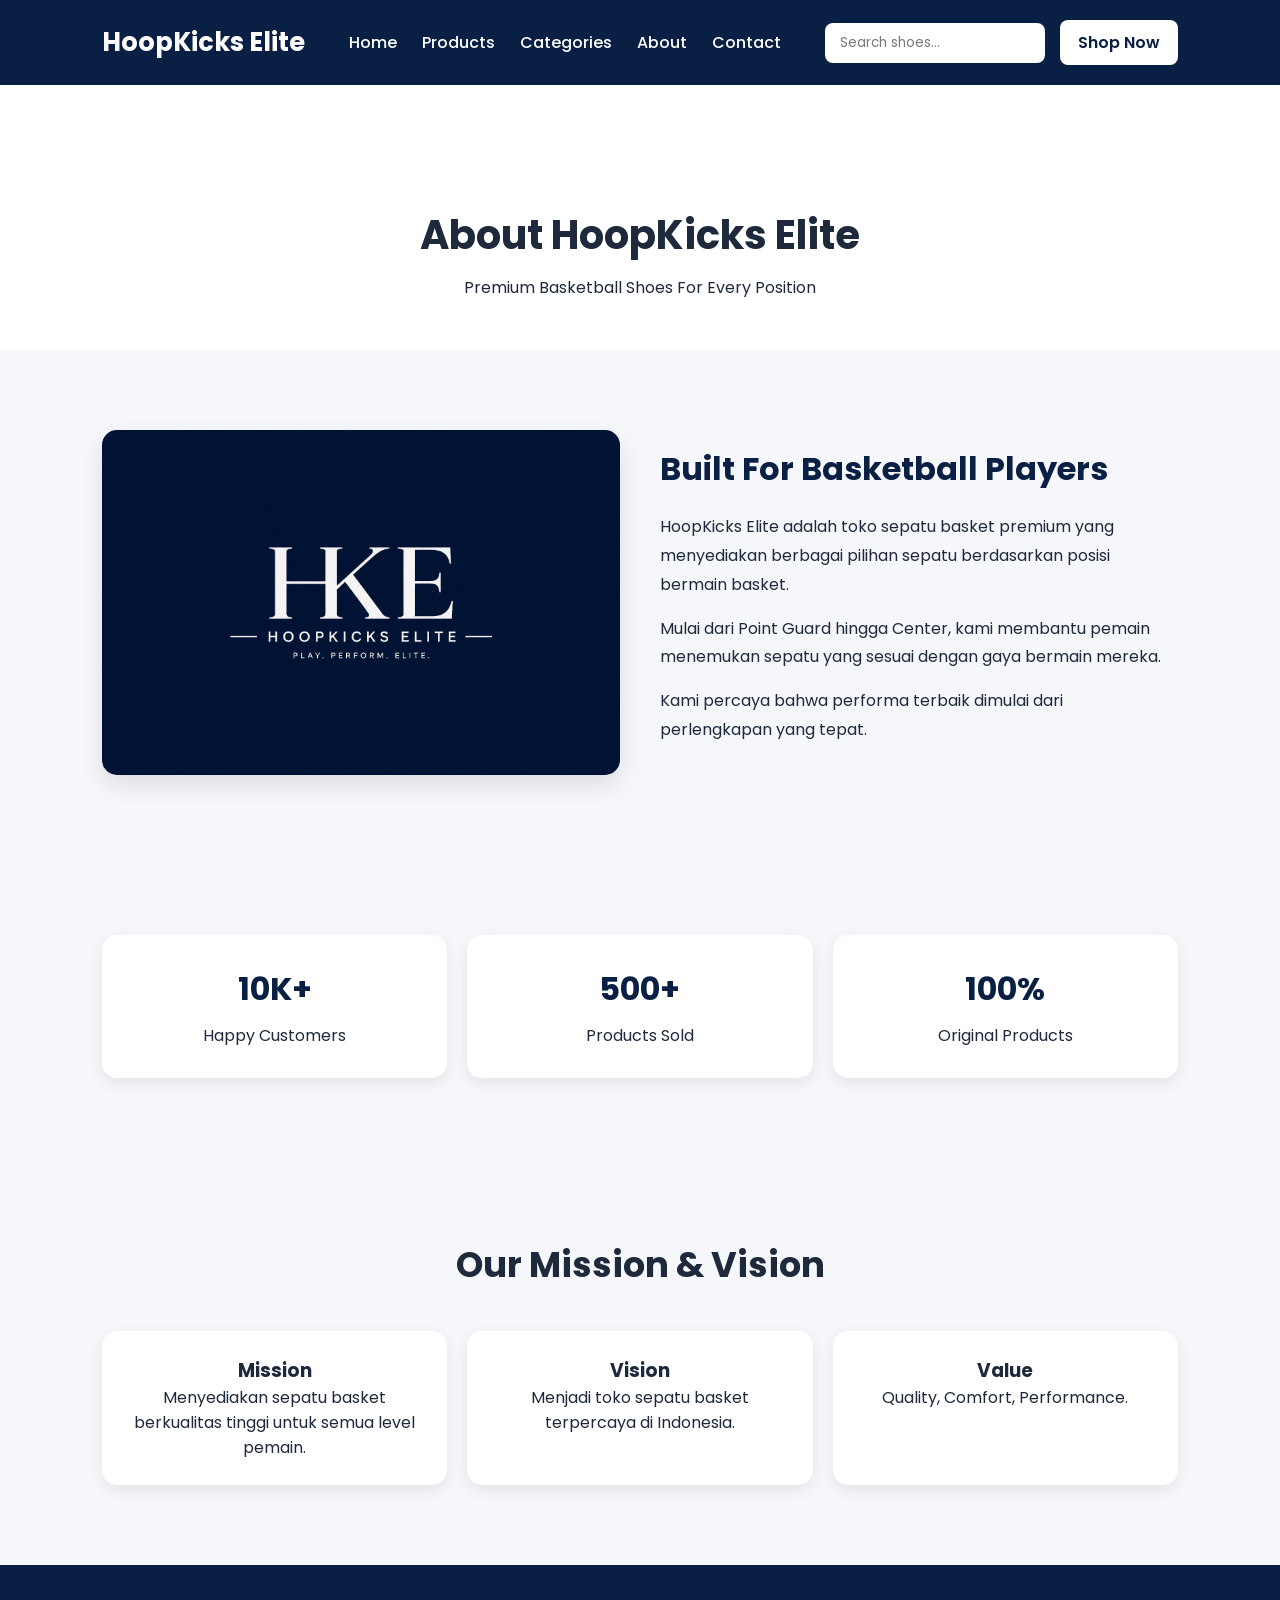
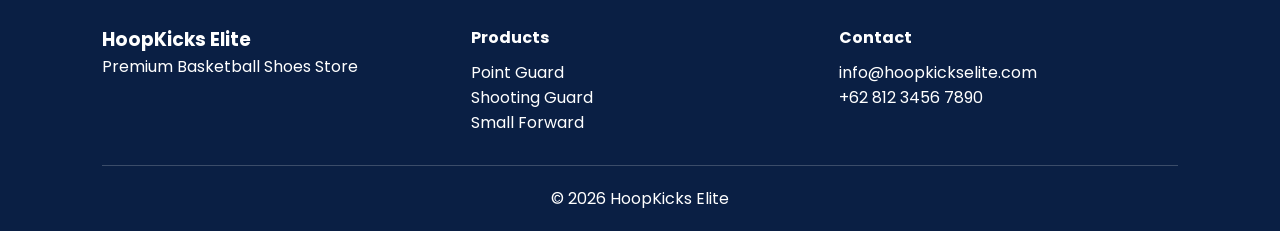
<file: about.html>
<!DOCTYPE html>
<html lang="en">
<head>
<meta charset="UTF-8">
<meta name="viewport" content="width=device-width, initial-scale=1.0">

<title>About | HoopKicks Elite</title>

<link rel="stylesheet" href="style.css">

</head>
<body>

<!-- NAVBAR -->

<header>

<nav class="navbar">

<div class="logo">
HoopKicks Elite
</div>

<ul class="nav-links">

<li><a href="index.html">Home</a></li>
<li><a href="products.html">Products</a></li>
<li><a href="categories.html">Categories</a></li>
<li><a href="about.html">About</a></li>
<li><a href="contact.html">Contact</a></li>

</ul>

<div class="nav-right">

<input
type="text"
placeholder="Search shoes..."
class="search-box">

<a href="products.html" class="btn-shop">
Shop Now
</a>

</div>

</nav>

</header>

<!-- HEADER -->

<section class="page-header">

<h1>About HoopKicks Elite</h1>

<p>
Premium Basketball Shoes For Every Position
</p>

</section>

<!-- ABOUT -->

<section class="about-section">

<div class="about-wrapper">

<div class="about-image">

<img
src="img/logo.png"
alt="Basketball">

</div>

<div class="about-content">

<h2>
Built For Basketball Players
</h2>

<p>

HoopKicks Elite adalah toko sepatu basket premium
yang menyediakan berbagai pilihan sepatu berdasarkan
posisi bermain basket.

</p>

<p>

Mulai dari Point Guard hingga Center,
kami membantu pemain menemukan sepatu yang sesuai
dengan gaya bermain mereka.

</p>

<p>

Kami percaya bahwa performa terbaik dimulai
dari perlengkapan yang tepat.

</p>

</div>

</div>

</section>

<!-- STATS -->

<section class="stats-section">

<div class="stats-grid">

<div class="stat-card">

<h2>10K+</h2>

<p>
Happy Customers
</p>

</div>

<div class="stat-card">

<h2>500+</h2>

<p>
Products Sold
</p>

</div>

<div class="stat-card">

<h2>100%</h2>

<p>
Original Products
</p>

</div>

</div>

</section>

<!-- MISSION VISION -->

<section>

<div class="section-title">

<h2>
Our Mission & Vision
</h2>

</div>

<div class="benefits">

<div class="benefit-card">

<h3>
Mission
</h3>

<p>

Menyediakan sepatu basket berkualitas tinggi
untuk semua level pemain.

</p>

</div>

<div class="benefit-card">

<h3>
Vision
</h3>

<p>

Menjadi toko sepatu basket terpercaya
di Indonesia.

</p>

</div>

<div class="benefit-card">

<h3>
Value
</h3>

<p>

Quality, Comfort, Performance.

</p>

</div>

</div>

</section>

<!-- FOOTER -->

<footer>

<div class="footer-grid">

<div>

<h3>HoopKicks Elite</h3>

<p>
Premium Basketball Shoes Store
</p>

</div>

<div>

<h4>Products</h4>

<p>Point Guard</p>
<p>Shooting Guard</p>
<p>Small Forward</p>

</div>

<div>

<h4>Contact</h4>

<p>info@hoopkickselite.com</p>

<p>+62 812 3456 7890</p>

</div>

</div>

<div class="copyright">
© 2026 HoopKicks Elite
</div>

</footer>

</body>
</html>
</file>
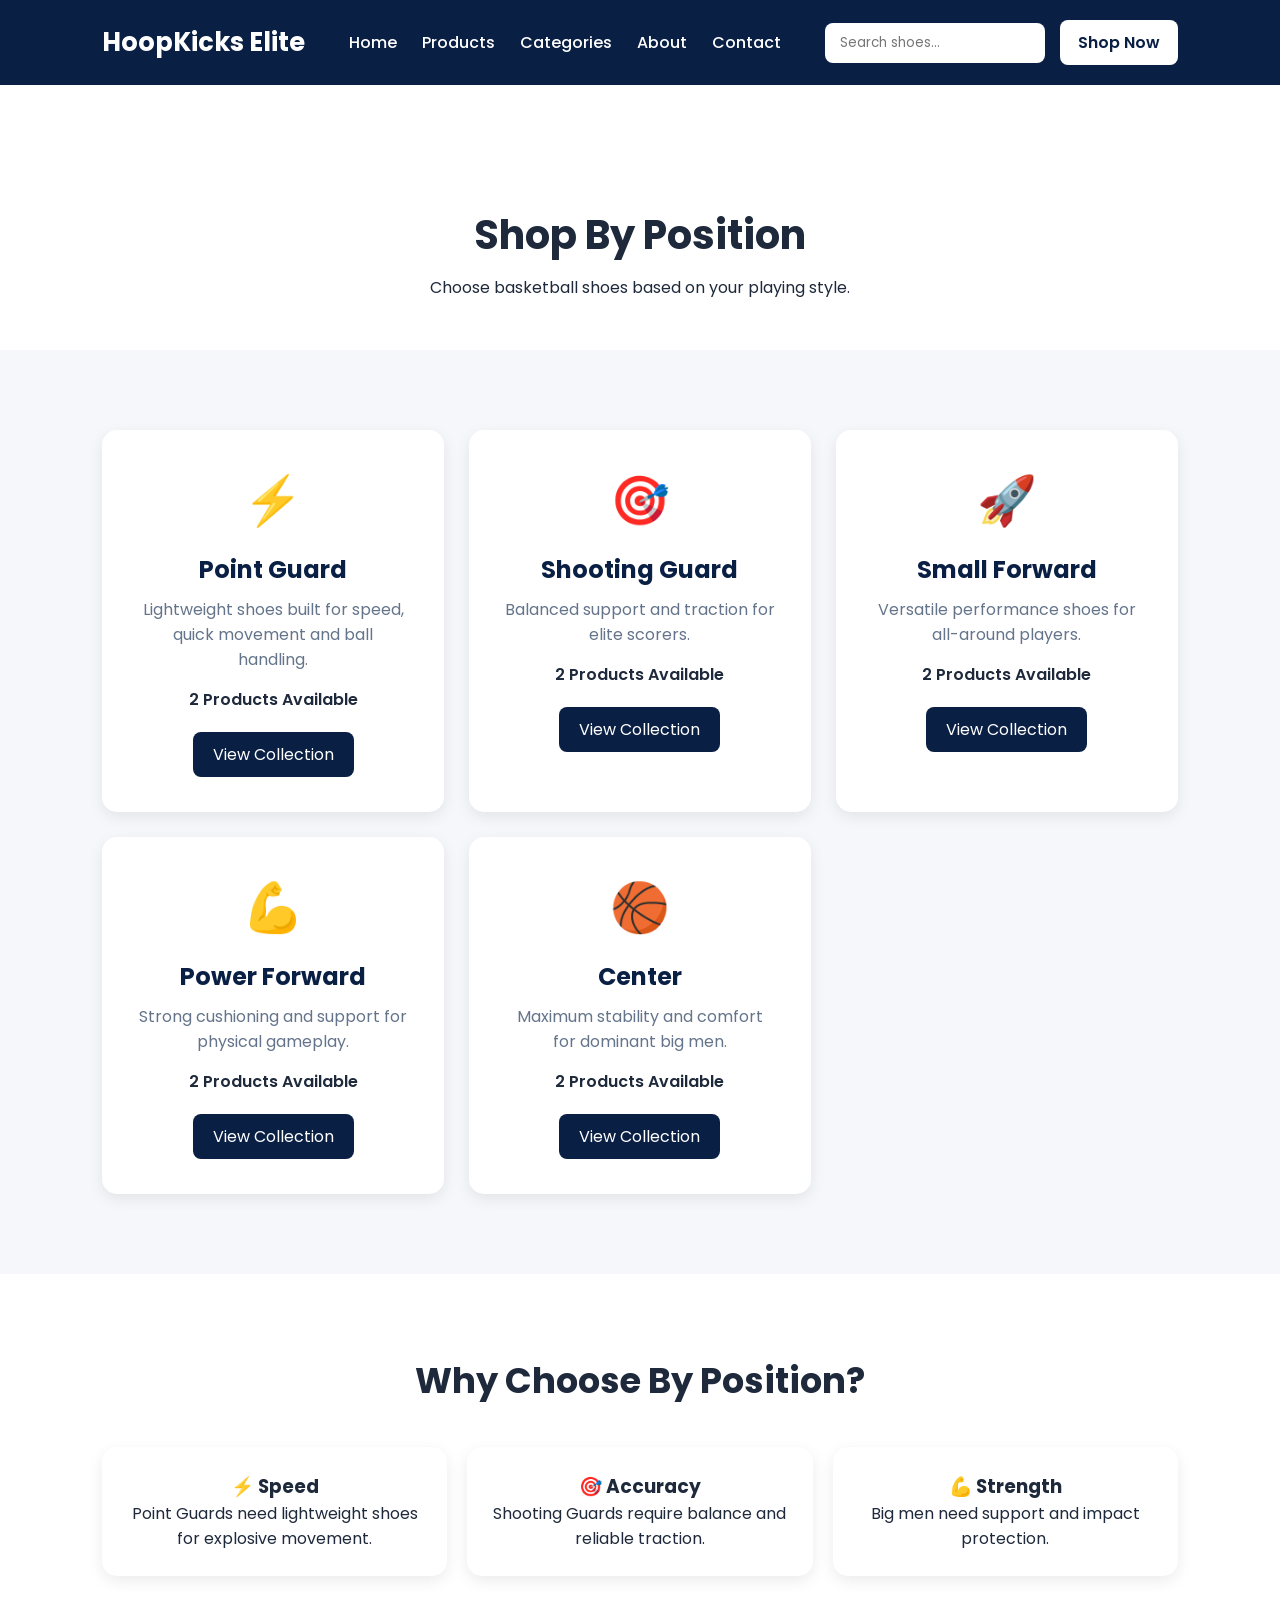
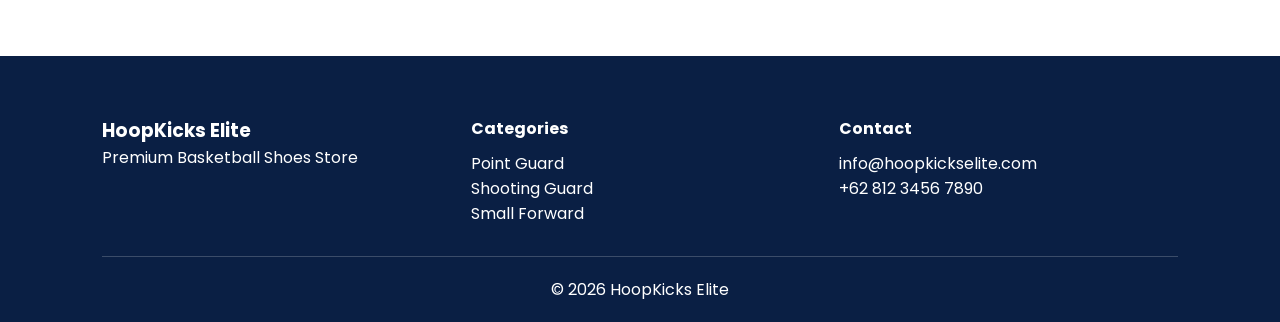
<file: categories.html>
<!DOCTYPE html>
<html lang="en">
<head>
<meta charset="UTF-8">
<meta name="viewport" content="width=device-width, initial-scale=1.0">

<title>Categories | HoopKicks Elite</title>

<link rel="stylesheet" href="style.css">

</head>
<body>

<!-- NAVBAR -->

<header>

<nav class="navbar">

<div class="logo">
HoopKicks Elite
</div>

<ul class="nav-links">

<li><a href="index.html">Home</a></li>
<li><a href="products.html">Products</a></li>
<li><a href="categories.html">Categories</a></li>
<li><a href="about.html">About</a></li>
<li><a href="contact.html">Contact</a></li>

</ul>

<div class="nav-right">

<input
type="text"
placeholder="Search shoes..."
class="search-box">

<a href="#" class="btn-shop">
Shop Now
</a>

</div>

</nav>

</header>

<!-- HEADER -->

<section class="page-header">

<h1>Shop By Position</h1>

<p>
Choose basketball shoes based on your playing style.
</p>

</section>

<!-- CATEGORY GRID -->

<section>

<div class="category-grid-big">

<!-- POINT GUARD -->

<div class="category-box">

<div class="category-icon">
⚡
</div>

<h2>Point Guard</h2>

<p>
Lightweight shoes built for speed,
quick movement and ball handling.
</p>

<span>
2 Products Available
</span>

<a href="products.html" class="category-btn">
View Collection
</a>

</div>

<!-- SHOOTING GUARD -->

<div class="category-box">

<div class="category-icon">
🎯
</div>

<h2>Shooting Guard</h2>

<p>
Balanced support and traction
for elite scorers.
</p>

<span>
2 Products Available
</span>

<a href="products.html" class="category-btn">
View Collection
</a>

</div>

<!-- SMALL FORWARD -->

<div class="category-box">

<div class="category-icon">
🚀
</div>

<h2>Small Forward</h2>

<p>
Versatile performance shoes
for all-around players.
</p>

<span>
2 Products Available
</span>

<a href="products.html" class="category-btn">
View Collection
</a>

</div>

<!-- POWER FORWARD -->

<div class="category-box">

<div class="category-icon">
💪
</div>

<h2>Power Forward</h2>

<p>
Strong cushioning and support
for physical gameplay.
</p>

<span>
2 Products Available
</span>

<a href="products.html" class="category-btn">
View Collection
</a>

</div>

<!-- CENTER -->

<div class="category-box">

<div class="category-icon">
🏀
</div>

<h2>Center</h2>

<p>
Maximum stability and comfort
for dominant big men.
</p>

<span>
2 Products Available
</span>

<a href="products.html" class="category-btn">
View Collection
</a>

</div>

</div>

</section>

<!-- WHY POSITION MATTERS -->

<section class="why-section">

<div class="section-title">

<h2>Why Choose By Position?</h2>

</div>

<div class="benefits">

<div class="benefit-card">

<h3>⚡ Speed</h3>

<p>
Point Guards need lightweight shoes
for explosive movement.
</p>

</div>

<div class="benefit-card">

<h3>🎯 Accuracy</h3>

<p>
Shooting Guards require balance
and reliable traction.
</p>

</div>

<div class="benefit-card">

<h3>💪 Strength</h3>

<p>
Big men need support and impact protection.
</p>

</div>

</div>

</section>

<!-- FOOTER -->

<footer>

<div class="footer-grid">

<div>

<h3>HoopKicks Elite</h3>

<p>
Premium Basketball Shoes Store
</p>

</div>

<div>

<h4>Categories</h4>

<p>Point Guard</p>
<p>Shooting Guard</p>
<p>Small Forward</p>

</div>

<div>

<h4>Contact</h4>

<p>info@hoopkickselite.com</p>

<p>+62 812 3456 7890</p>

</div>

</div>

<div class="copyright">

© 2026 HoopKicks Elite

</div>

</footer>

</body>
</html>
</file>
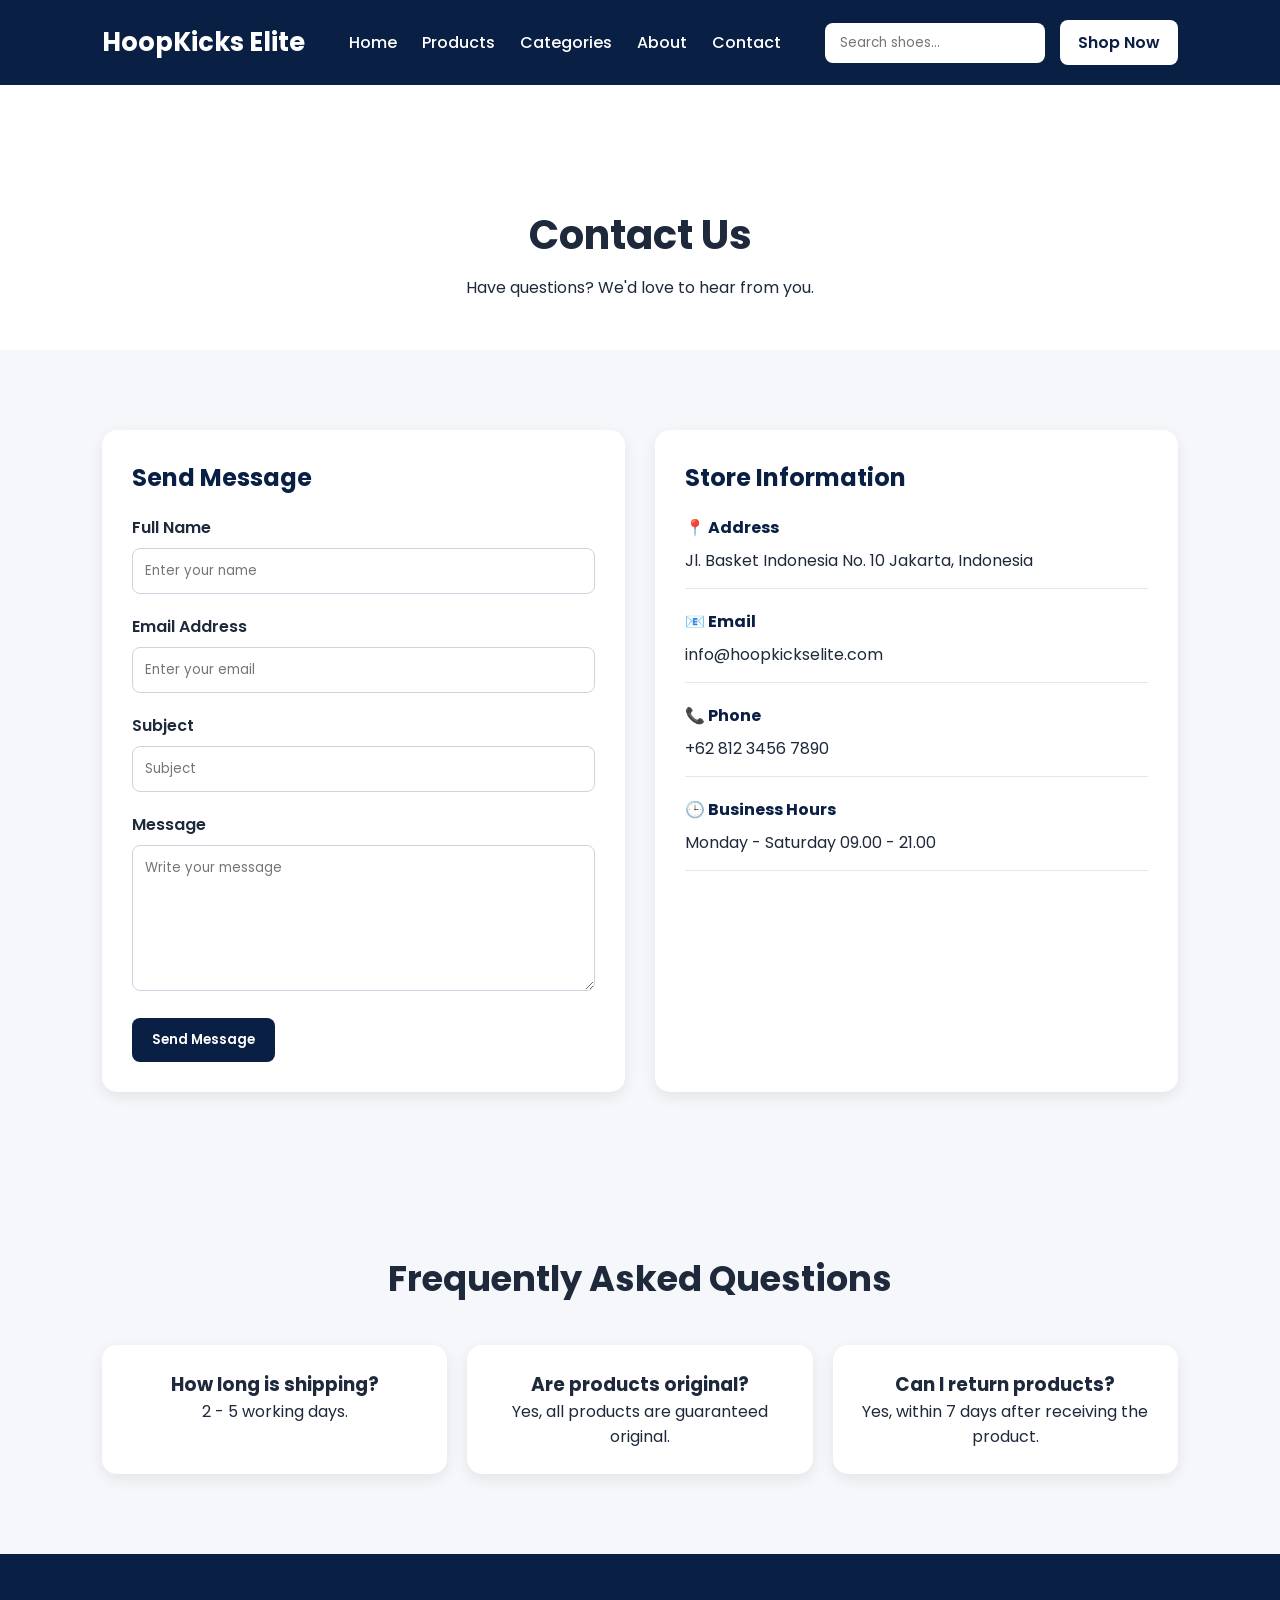
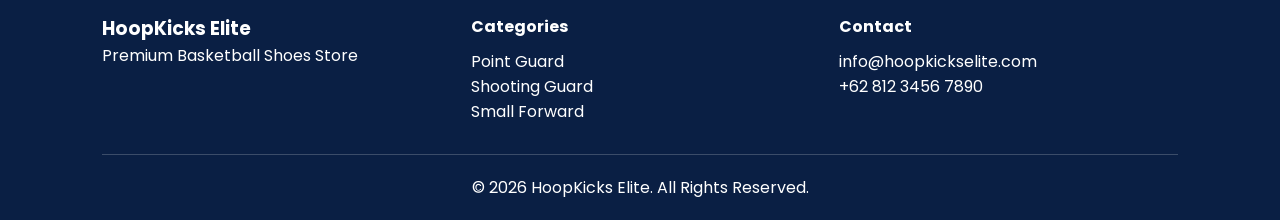
<file: contact.html>
<!DOCTYPE html>
<html lang="en">
<head>
<meta charset="UTF-8">
<meta name="viewport" content="width=device-width, initial-scale=1.0">

<title>Contact | HoopKicks Elite</title>

<link rel="stylesheet" href="style.css">

</head>
<body>

<!-- ================= NAVBAR ================= -->

<header>

<nav class="navbar">

<div class="logo">
HoopKicks Elite
</div>

<ul class="nav-links">

<li><a href="index.html">Home</a></li>
<li><a href="products.html">Products</a></li>
<li><a href="categories.html">Categories</a></li>
<li><a href="about.html">About</a></li>
<li><a href="contact.html">Contact</a></li>

</ul>

<div class="nav-right">

<input
type="text"
placeholder="Search shoes..."
class="search-box">

<a href="products.html" class="btn-shop">
Shop Now
</a>

</div>

</nav>

</header>

<!-- ================= HEADER ================= -->

<section class="page-header">

<h1>Contact Us</h1>

<p>
Have questions? We'd love to hear from you.
</p>

</section>

<!-- ================= CONTACT ================= -->

<section class="contact-section">

<div class="contact-wrapper">

<!-- FORM -->

<div class="contact-form">

<h2>Send Message</h2>

<form>

<div class="form-group">

<label>Full Name</label>

<input
type="text"
placeholder="Enter your name">

</div>

<div class="form-group">

<label>Email Address</label>

<input
type="email"
placeholder="Enter your email">

</div>

<div class="form-group">

<label>Subject</label>

<input
type="text"
placeholder="Subject">

</div>

<div class="form-group">

<label>Message</label>

<textarea
rows="6"
placeholder="Write your message"></textarea>

</div>

<button type="submit" class="contact-btn">

Send Message

</button>

</form>

</div>

<!-- INFO -->

<div class="contact-info">

<h2>Store Information</h2>

<div class="info-card">

<h4>📍 Address</h4>

<p>
Jl. Basket Indonesia No. 10
Jakarta, Indonesia
</p>

</div>

<div class="info-card">

<h4>📧 Email</h4>

<p>
info@hoopkickselite.com
</p>

</div>

<div class="info-card">

<h4>📞 Phone</h4>

<p>
+62 812 3456 7890
</p>

</div>

<div class="info-card">

<h4>🕒 Business Hours</h4>

<p>
Monday - Saturday
09.00 - 21.00
</p>

</div>

</div>

</div>

</section>

<!-- ================= FAQ ================= -->

<section>

<div class="section-title">

<h2>Frequently Asked Questions</h2>

</div>

<div class="benefits">

<div class="benefit-card">

<h3>
How long is shipping?
</h3>

<p>
2 - 5 working days.
</p>

</div>

<div class="benefit-card">

<h3>
Are products original?
</h3>

<p>
Yes, all products are guaranteed original.
</p>

</div>

<div class="benefit-card">

<h3>
Can I return products?
</h3>

<p>
Yes, within 7 days after receiving the product.
</p>

</div>

</div>

</section>

<!-- ================= FOOTER ================= -->

<footer>

<div class="footer-grid">

<div>

<h3>HoopKicks Elite</h3>

<p>
Premium Basketball Shoes Store
</p>

</div>

<div>

<h4>Categories</h4>

<p>Point Guard</p>
<p>Shooting Guard</p>
<p>Small Forward</p>

</div>

<div>

<h4>Contact</h4>

<p>info@hoopkickselite.com</p>

<p>+62 812 3456 7890</p>

</div>

</div>

<div class="copyright">

© 2026 HoopKicks Elite.
All Rights Reserved.

</div>

</footer>

</body>
</html>
</file>
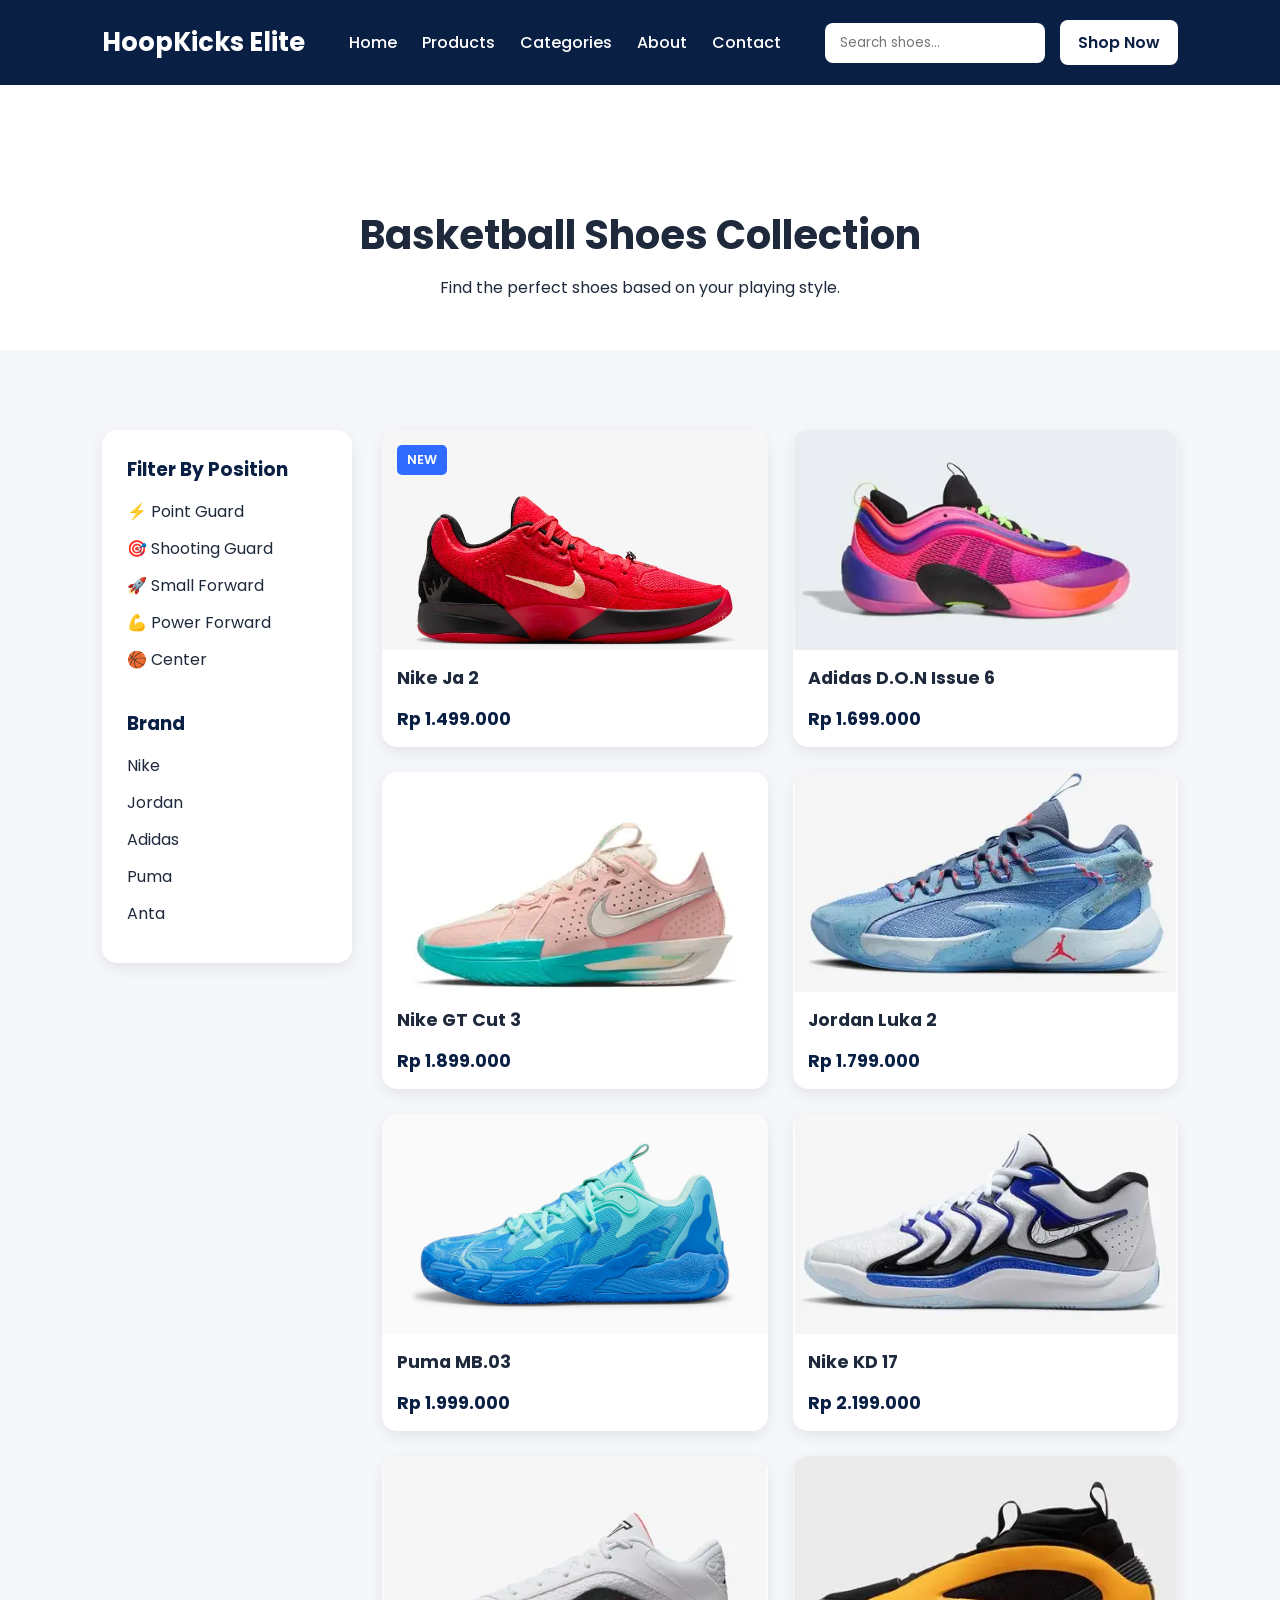
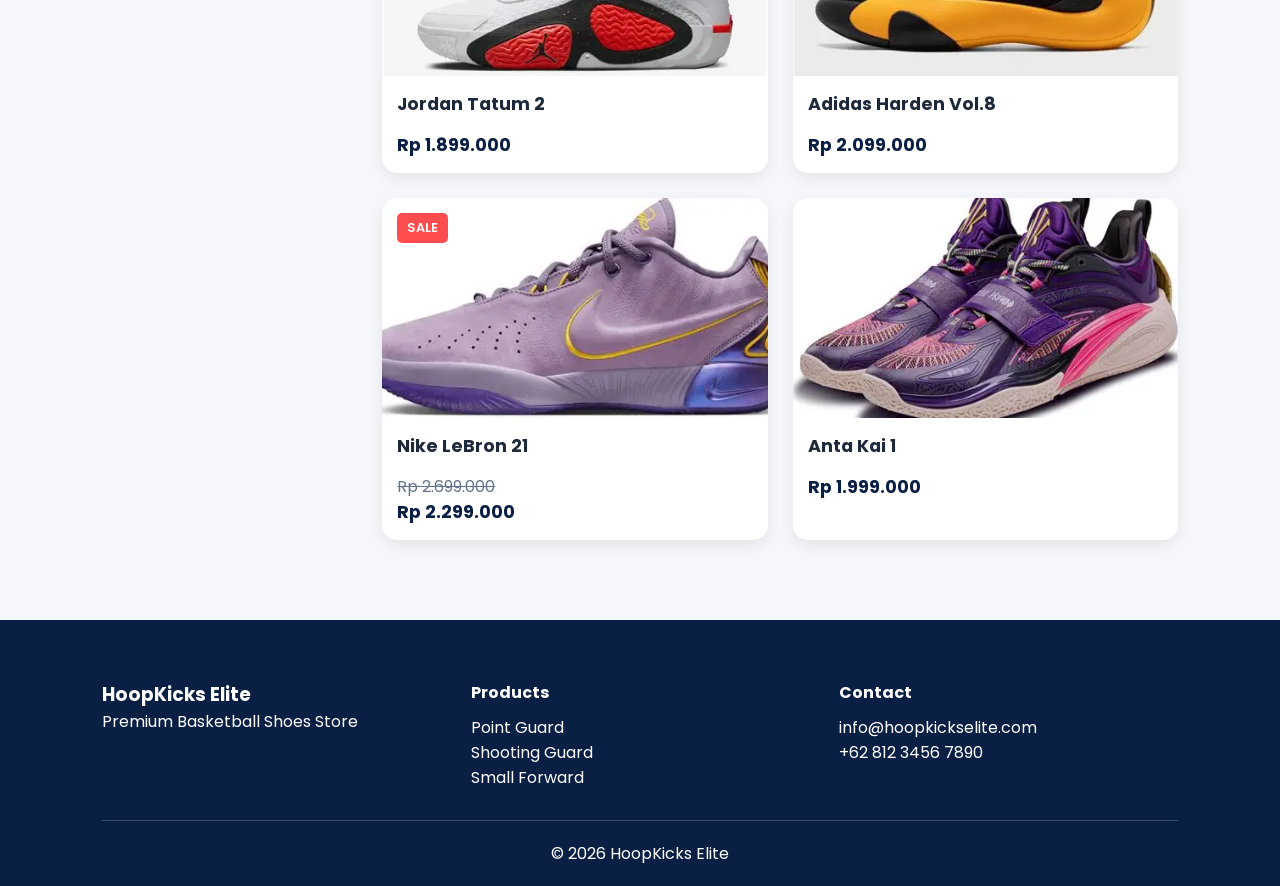
<file: products.html>
<!DOCTYPE html>
<html lang="en">
<head>
<meta charset="UTF-8">
<meta name="viewport" content="width=device-width, initial-scale=1.0">

<title>Products | HoopKicks Elite</title>

<link rel="stylesheet" href="style.css">

</head>
<body>

<!-- ================= NAVBAR ================= -->

<header>

<nav class="navbar">

<div class="logo">
HoopKicks Elite
</div>

<ul class="nav-links">

<li><a href="index.html">Home</a></li>
<li><a href="products.html">Products</a></li>
<li><a href="categories.html">Categories</a></li>
<li><a href="about.html">About</a></li>
<li><a href="contact.html">Contact</a></li>

</ul>

<div class="nav-right">

<input
type="text"
placeholder="Search shoes..."
class="search-box">

<a href="#" class="btn-shop">
Shop Now
</a>

</div>

</nav>

</header>

<!-- ================= HEADER ================= -->

<section class="page-header">

<h1>Basketball Shoes Collection</h1>

<p>
Find the perfect shoes based on your playing style.
</p>

</section>

<!-- ================= PRODUCTS ================= -->

<section class="products-layout">

<!-- SIDEBAR -->

<aside class="sidebar">

<h3>Filter By Position</h3>

<ul>

<li>⚡ Point Guard</li>

<li>🎯 Shooting Guard</li>

<li>🚀 Small Forward</li>

<li>💪 Power Forward</li>

<li>🏀 Center</li>

</ul>

<br>

<h3>Brand</h3>

<ul>

<li>Nike</li>

<li>Jordan</li>

<li>Adidas</li>

<li>Puma</li>

<li>Anta</li>

</ul>

</aside>

<!-- PRODUCTS -->

<div class="products-container">

<div class="product-grid">

<!-- 1 -->

<div class="product-card">

<span class="best-badge">
NEW
</span>

<img src="img/ja2.png">

<h3>Nike Ja 2</h3>

<p class="price">
Rp 1.499.000
</p>

</div>

<!-- 2 -->

<div class="product-card">

<img src="img/don6.png">

<h3>Adidas D.O.N Issue 6</h3>

<p class="price">
Rp 1.699.000
</p>

</div>

<!-- 3 -->

<div class="product-card">

<img src="img/gtcut3.png">

<h3>Nike GT Cut 3</h3>

<p class="price">
Rp 1.899.000
</p>

</div>

<!-- 4 -->

<div class="product-card">

<img src="img/jl1.png">

<h3>Jordan Luka 2</h3>

<p class="price">
Rp 1.799.000
</p>

</div>

<!-- 5 -->

<div class="product-card">

<img src="img/MB3.png">

<h3>Puma MB.03</h3>

<p class="price">
Rp 1.999.000
</p>

</div>

<!-- 6 -->

<div class="product-card">

<img src="img/kd17.png">

<h3>Nike KD 17</h3>

<p class="price">
Rp 2.199.000
</p>

</div>

<!-- 7 -->

<div class="product-card">

<img src="img/jt2.png">

<h3>Jordan Tatum 2</h3>

<p class="price">
Rp 1.899.000
</p>

</div>

<!-- 8 -->

<div class="product-card">

<img src="img/harden8.png">

<h3>Adidas Harden Vol.8</h3>

<p class="price">
Rp 2.099.000
</p>

</div>

<!-- 9 -->

<div class="product-card">

<span class="sale-badge">
SALE
</span>

<img src="img/Lj21.png">

<h3>Nike LeBron 21</h3>

<p class="old-price">
Rp 2.699.000
</p>

<p class="price">
Rp 2.299.000
</p>

</div>

<!-- 10 -->

<div class="product-card">

<img src="img/antakai1.png">

<h3>Anta Kai 1</h3>

<p class="price">
Rp 1.999.000
</p>

</div>

</div>

</div>

</section>

<!-- ================= FOOTER ================= -->

<footer>

<div class="footer-grid">

<div>

<h3>HoopKicks Elite</h3>

<p>
Premium Basketball Shoes Store
</p>

</div>

<div>

<h4>Products</h4>

<p>Point Guard</p>
<p>Shooting Guard</p>
<p>Small Forward</p>

</div>

<div>

<h4>Contact</h4>

<p>info@hoopkickselite.com</p>

<p>+62 812 3456 7890</p>

</div>

</div>

<div class="copyright">

© 2026 HoopKicks Elite

</div>

</footer>

</body>
</html>
</file>
<file: style.css>
/* =========================
   GOOGLE FONT
========================= */

@import url("https://fonts.googleapis.com/css2?family=Poppins:wght@300;400;500;600;700&display=swap");

/* =========================
   RESET
========================= */

* {
  margin: 0;
  padding: 0;
  box-sizing: border-box;
  font-family: "Poppins", sans-serif;
}

html {
  scroll-behavior: smooth;
}

body {
  background: #f5f7fa;
  color: #1e293b;
}

a {
  text-decoration: none;
}

ul {
  list-style: none;
}

img {
  width: 100%;
  display: block;
}

/* =========================
   COLORS
========================= */

:root {
  --navy: #0a1f44;
  --blue: #2f6bff;
  --white: #ffffff;
  --light: #f5f7fa;
  --text: #1e293b;
  --sale: #ff4d4f;
}

/* =========================
   NAVBAR
========================= */

.navbar {
  display: flex;
  justify-content: space-between;
  align-items: center;

  padding: 20px 8%;

  background: var(--navy);

  position: sticky;
  top: 0;

  z-index: 999;
}

.logo {
  font-size: 1.6rem;
  font-weight: 700;
  color: white;
}

.nav-links {
  display: flex;
  gap: 25px;
}

.nav-links a {
  color: white;
  font-weight: 500;
  transition: 0.3s;
}

.nav-links a:hover {
  color: #cbd5e1;
}

.nav-right {
  display: flex;
  gap: 15px;
  align-items: center;
}

.search-box {
  padding: 10px 15px;

  border: none;

  border-radius: 8px;

  width: 220px;
}

.btn-shop {
  background: white;
  color: var(--navy);

  padding: 10px 18px;

  border-radius: 8px;

  font-weight: 600;

  transition: 0.3s;
}

.btn-shop:hover {
  background: #e2e8f0;
}

/* =========================
   HERO
========================= */

.hero {
  display: grid;
  grid-template-columns: 1fr 1fr;

  align-items: center;

  padding: 80px 8%;

  background: linear-gradient(135deg, #0a1f44, #163a73);

  color: white;

  min-height: 80vh;
}

.hero-content h1 {
  font-size: 4rem;
  line-height: 1.1;

  margin: 20px 0;
}

.hero-content p {
  margin-bottom: 30px;

  max-width: 500px;
}

.hero-badge {
  background: white;

  color: var(--navy);

  padding: 8px 15px;

  border-radius: 20px;

  font-size: 0.85rem;

  font-weight: 600;
}

.hero-btn {
  background: white;

  color: var(--navy);

  padding: 14px 28px;

  border-radius: 10px;

  font-weight: 600;

  display: inline-block;
}

.hero-image img {
  max-width: 550px;

  margin: auto;

  border-radius: 20px;

  box-shadow: 0 20px 40px rgba(0, 0, 0, 0.25);
}

/* =========================
   SECTION
========================= */

section {
  padding: 80px 8%;
}

.section-title {
  text-align: center;
  margin-bottom: 40px;
}

.section-title h2 {
  font-size: 2.2rem;

  margin-bottom: 10px;
}

/* =========================
   POSITION
========================= */

.position-grid {
  display: grid;

  grid-template-columns: repeat(auto-fit, minmax(200px, 1fr));

  gap: 20px;
}

.position-card {
  background: white;

  padding: 30px;

  border-radius: 15px;

  text-align: center;

  box-shadow: 0 5px 15px rgba(0, 0, 0, 0.08);

  transition: 0.3s;
}

.position-card:hover {
  transform: translateY(-8px);
}

.icon {
  font-size: 2.5rem;

  margin-bottom: 15px;
}

/* =========================
   PRODUCT GRID
========================= */

.product-grid {
  display: grid;

  grid-template-columns: repeat(auto-fit, minmax(250px, 1fr));

  gap: 25px;
}

.product-card {
  background: white;

  border-radius: 15px;

  overflow: hidden;

  box-shadow: 0 5px 15px rgba(0, 0, 0, 0.08);

  position: relative;

  transition: 0.3s;
}

.product-card:hover {
  transform: translateY(-8px);
}

.product-card img {
  height: 220px;

  object-fit: cover;
}

.product-card h3 {
  padding: 15px;

  font-size: 1.1rem;
}

.price {
  padding: 0 15px 15px;

  font-size: 1.1rem;

  font-weight: 700;

  color: var(--navy);
}

.old-price {
  padding: 0 15px;

  text-decoration: line-through;

  color: #64748b;
}

/* =========================
   BADGES
========================= */

.sale-badge {
  position: absolute;

  top: 15px;
  left: 15px;

  background: var(--sale);

  color: white;

  padding: 6px 10px;

  border-radius: 5px;

  font-size: 0.8rem;

  font-weight: 600;
}

.best-badge {
  position: absolute;

  top: 15px;
  left: 15px;

  background: var(--blue);

  color: white;

  padding: 6px 10px;

  border-radius: 5px;

  font-size: 0.8rem;

  font-weight: 600;
}

/* =========================
   BENEFITS
========================= */

.benefits {
  display: grid;

  grid-template-columns: repeat(auto-fit, minmax(220px, 1fr));

  gap: 20px;
}

.benefit-card {
  background: white;

  padding: 25px;

  border-radius: 15px;

  text-align: center;

  box-shadow: 0 5px 15px rgba(0, 0, 0, 0.08);
}

/* =========================
   TESTIMONIAL
========================= */

.testimonial-grid {
  display: grid;

  grid-template-columns: repeat(auto-fit, minmax(250px, 1fr));

  gap: 20px;
}

.testimonial-card {
  background: white;

  padding: 25px;

  border-radius: 15px;

  box-shadow: 0 5px 15px rgba(0, 0, 0, 0.08);
}

.testimonial-card h4 {
  margin-top: 15px;

  color: var(--navy);
}

/* =========================
   FOOTER
========================= */

footer {
  background: var(--navy);

  color: white;

  padding: 60px 8% 20px;
}

.footer-grid {
  display: grid;

  grid-template-columns: repeat(auto-fit, minmax(220px, 1fr));

  gap: 30px;
}

.footer-grid h4 {
  margin-bottom: 10px;
}

.copyright {
  margin-top: 30px;

  text-align: center;

  border-top: 1px solid rgba(255, 255, 255, 0.2);

  padding-top: 20px;
}

/* =========================
   RESPONSIVE
========================= */

@media (max-width: 992px) {
  .hero {
    grid-template-columns: 1fr;
    text-align: center;
  }

  .hero-content p {
    margin: auto auto 30px;
  }

  .hero-image {
    margin-top: 40px;
  }
}

@media (max-width: 768px) {
  .navbar {
    flex-direction: column;

    gap: 15px;
  }

  .nav-links {
    flex-wrap: wrap;
    justify-content: center;
  }

  .nav-right {
    flex-direction: column;
  }

  .search-box {
    width: 100%;
  }

  .hero-content h1 {
    font-size: 2.8rem;
  }
}

@media (max-width: 480px) {
  .hero-content h1 {
    font-size: 2.2rem;
  }

  .section-title h2 {
    font-size: 1.8rem;
  }
}
/* =========================
   PRODUCTS PAGE
========================= */

.page-header {
  padding: 120px 8% 50px;

  text-align: center;

  background: white;
}

.page-header h1 {
  font-size: 2.5rem;
  margin-bottom: 10px;
}

.products-layout {
  display: grid;

  grid-template-columns: 250px 1fr;

  gap: 30px;
}

.sidebar {
  background: white;

  padding: 25px;

  border-radius: 15px;

  height: fit-content;

  box-shadow: 0 5px 15px rgba(0, 0, 0, 0.08);
}

.sidebar h3 {
  margin-bottom: 15px;

  color: #0a1f44;
}

.sidebar ul li {
  margin-bottom: 12px;

  cursor: pointer;
}

.products-container {
  width: 100%;
}

@media (max-width: 992px) {
  .products-layout {
    grid-template-columns: 1fr;
  }
}
/* =========================
   CATEGORY PAGE
========================= */

.category-grid-big {
  display: grid;

  grid-template-columns: repeat(auto-fit, minmax(300px, 1fr));

  gap: 25px;
}

.category-box {
  background: white;

  padding: 35px;

  border-radius: 15px;

  box-shadow: 0 5px 15px rgba(0, 0, 0, 0.08);

  text-align: center;

  transition: 0.3s;
}

.category-box:hover {
  transform: translateY(-8px);
}

.category-icon {
  font-size: 3rem;

  margin-bottom: 15px;
}

.category-box h2 {
  margin-bottom: 10px;

  color: #0a1f44;
}

.category-box p {
  margin-bottom: 15px;

  color: #64748b;
}

.category-box span {
  display: block;

  margin-bottom: 20px;

  font-weight: 600;
}

.category-btn {
  display: inline-block;

  padding: 10px 20px;

  background: #0a1f44;

  color: white;

  border-radius: 8px;
}

.category-btn:hover {
  background: #2f6bff;
}

.why-section {
  background: white;
}
/* =========================
   ABOUT PAGE
========================= */

.about-wrapper {
  display: grid;

  grid-template-columns: 1fr 1fr;

  gap: 40px;

  align-items: center;
}

.about-image img {
  border-radius: 15px;

  box-shadow: 0 10px 25px rgba(0, 0, 0, 0.1);
}

.about-content h2 {
  font-size: 2rem;

  margin-bottom: 20px;

  color: #0a1f44;
}

.about-content p {
  margin-bottom: 15px;

  line-height: 1.8;
}

.stats-grid {
  display: grid;

  grid-template-columns: repeat(auto-fit, minmax(250px, 1fr));

  gap: 20px;
}

.stat-card {
  background: white;

  padding: 30px;

  text-align: center;

  border-radius: 15px;

  box-shadow: 0 5px 15px rgba(0, 0, 0, 0.08);
}

.stat-card h2 {
  font-size: 2rem;

  color: #0a1f44;

  margin-bottom: 10px;
}

@media (max-width: 992px) {
  .about-wrapper {
    grid-template-columns: 1fr;
  }
}
/* =========================
   CONTACT PAGE
========================= */

.contact-wrapper {
  display: grid;

  grid-template-columns: 1fr 1fr;

  gap: 30px;
}

.contact-form,
.contact-info {
  background: white;

  padding: 30px;

  border-radius: 15px;

  box-shadow: 0 5px 15px rgba(0, 0, 0, 0.08);
}

.contact-form h2,
.contact-info h2 {
  margin-bottom: 20px;

  color: #0a1f44;
}

.form-group {
  margin-bottom: 20px;
}

.form-group label {
  display: block;

  margin-bottom: 8px;

  font-weight: 600;
}

.form-group input,
.form-group textarea {
  width: 100%;

  padding: 12px;

  border: 1px solid #cbd5e1;

  border-radius: 8px;

  outline: none;
}

.form-group input:focus,
.form-group textarea:focus {
  border-color: #2f6bff;
}

.contact-btn {
  background: #0a1f44;

  color: white;

  border: none;

  padding: 12px 20px;

  border-radius: 8px;

  cursor: pointer;

  font-weight: 600;

  transition: 0.3s;
}

.contact-btn:hover {
  background: #2f6bff;
}

.info-card {
  margin-bottom: 20px;

  padding-bottom: 15px;

  border-bottom: 1px solid #e2e8f0;
}

.info-card h4 {
  margin-bottom: 8px;

  color: #0a1f44;
}

@media (max-width: 992px) {
  .contact-wrapper {
    grid-template-columns: 1fr;
  }
}
</file>
